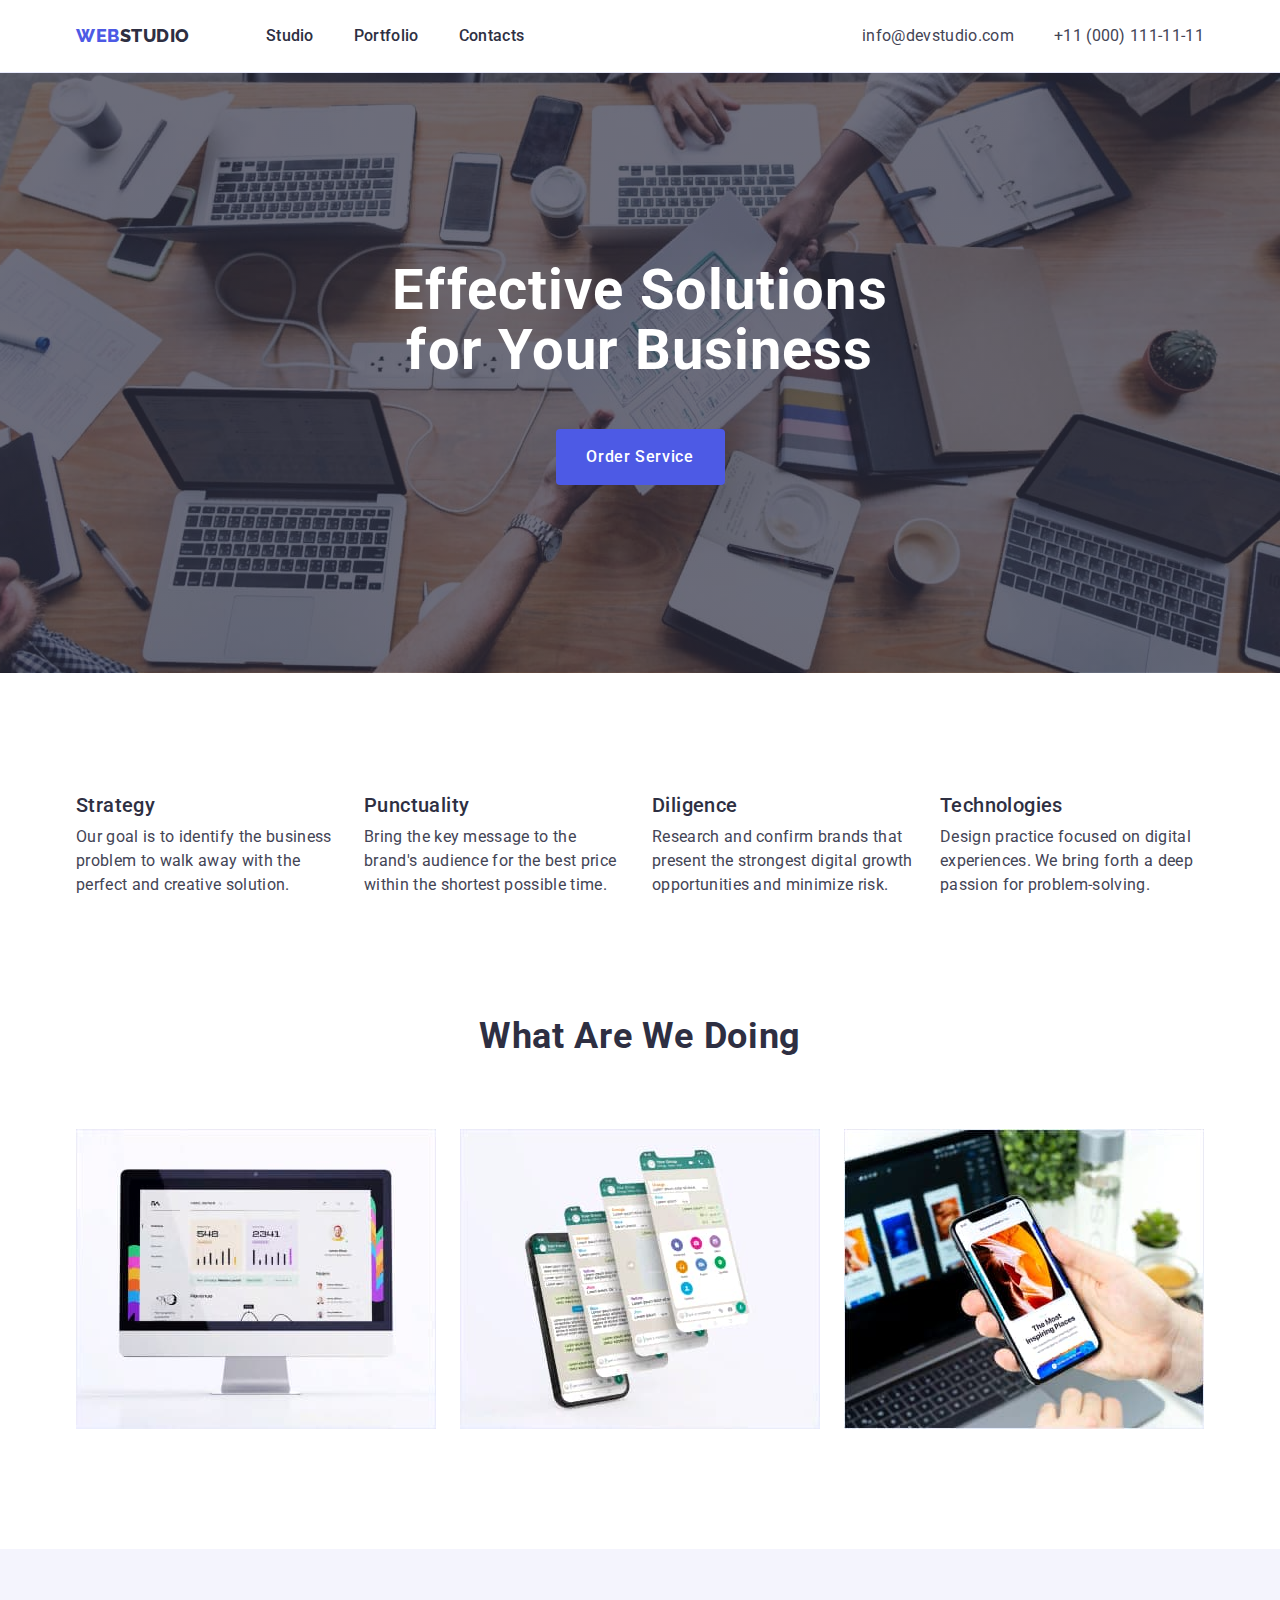
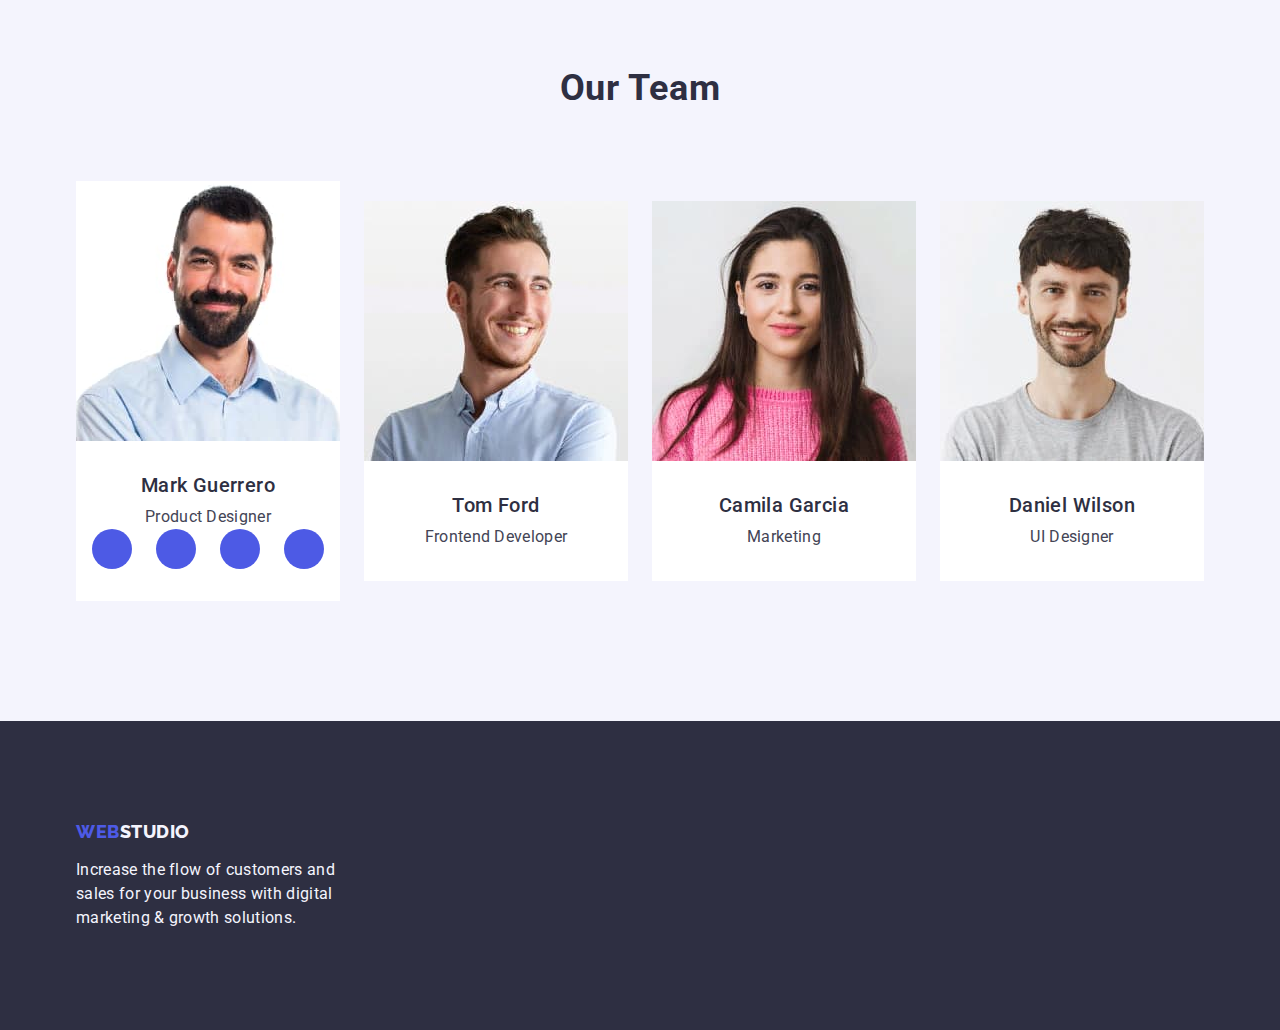
<file: index.html>
<!DOCTYPE html>
<html lang="en">
<head>
    <meta charset="UTF-8">
    <meta http-equiv="X-UA-Compatible" content="IE=edge">
    <meta name="viewport" content="width=device-width, initial-scale=1.0">
    <title>Businnes</title>
    <link rel="preconnect" href="https://fonts.googleapis.com">
    <link rel="preconnect" href="https://fonts.gstatic.com" crossorigin>
    <link href="https://fonts.googleapis.com/css2?family=Raleway:wght@800&family=Roboto:wght@400;500;700&display=swap" rel="stylesheet">
    <link rel="stylesheet" href="https://cdnjs.cloudflare.com/ajax/libs/modern-normalize/1.1.0/modern-normalize.min.css"
      integrity="sha512-wpPYUAdjBVSE4KJnH1VR1HeZfpl1ub8YT/NKx4PuQ5NmX2tKuGu6U/JRp5y+Y8XG2tV+wKQpNHVUX03MfMFn9Q=="
      crossorigin="anonymous" referrerpolicy="no-referrer" />
    <link rel="stylesheet" href="./css/styles.css"> 
</head>
<body class="body" id="body">
 <header class="header">
  <div class="container header-container">
    <nav class="header-nav">
        <a class="header-logo link" href="./index.html"> WEB<span class="header-studio">Studio</span>
        </a>
        <ul class="header-list list">
            <li class="header-item">
              <a class="header-link link" href="./index.html">Studio</a></li>
            <li class="header-item">
              <a class="header-link link" href="./portfolio.html">Portfolio</a></li>
            <li class="header-item">
              <a class="header-link link" href="">Contacts</a></li>
        </ul>
      </nav>
    <address class="header-address">
        <ul class="list header-list">
            <li class="header-item">
            <a class="link address" href="mailto:info@devstudio.com">info@devstudio.com</a>
            </li>
            <li class="header-item">
            <a class="address link" href="tel:+110001111111">+11 (000) 111-11-11</a>
            </li>
        </ul>
  </div>
    </address>
</header>
 <main class="header-main">
    <section class="header-sec">
      <div class="container">
      <h1 class="header-title">Effective Solutions for Your Business</h1> 
      <button class="header-btn" type="button" class="">Order Service</button> 
      </div>
    </section>
    <section class="section">
      <div class="container about-container">
        <h2 hidden class="hero">About us</h2>
          <ul class="list hero-list">    
              <li class="hero-flex">
                <h3 class="hero-item">Strategy</h3>
                <p class="hero-top-text">Our goal is to identify the business problem to walk away with the perfect and creative solution.</p>
              </li>
            <li class="hero-flex">
                <h3 class="hero-item">Punctuality</h3>
              <p class="hero-top-text">Bring the key message to the brand's audience for the best price within the shortest possible time.</p>
              </li>
             <li class="hero-flex">
               <h3 class="hero-item">Diligence</h3>
                <p class="hero-top-text">Research and confirm brands that present the strongest digital growth opportunities and minimize risk.</p>
              </li>
              <li class="hero-flex">
                <h3 class="hero-item">Technologies</h3>
                <p class="hero-top-text">Design practice focused on digital experiences. We bring forth a deep passion for problem-solving.</p>
              </li> 
          </ul>
        </div>
    </section>
    <section class="hero-sec">
      <div class="container">
          <h2 class="hero">What are we doing</h2>
          <ul class="hero-list list">
            <li>
              <img class="hero-img" src="./images/computer.jpg"
              alt="computer"
              width="360"
              height="300">
            </li>
              <li>
               <img class="hero-img" src="./images/phone.jpg"
             alt="phone"
             width="360"
              height="300">
            </li>
              <li>
                <img class="hero-img" src="./images/phone2.jpg"
                alt="phone2"
                width="360"
                height="300">
              </li>
          </ul>
        </div>  
    </section>
    <section class="people-sec section">
      <div class="container container-people">
        <h2 class="hero">Our Team</h2>
        <ul class="list hero-list">
          <li class="hero-flex">
           <img src="./images/Mark.jpg"
              alt="Mark"
              width="264">
            <div class="text-card">
              <h3 class="hero-item">Mark Guerrero</h3>
              <p class="hero-top-text">Product Designer</p>
              <ul class="hero-soc-list list">
                <li class="hero-soc-item"><a href="" class="hero-soc-link link"></a></li>
                <li class="hero-soc-item"><a href="" class="hero-soc-link link"></a></li>
                <li class="hero-soc-item"><a href="" class="hero-soc-link link"></a></li>
                <li class="hero-soc-item"><a href="" class="hero-soc-link link"></a></li>
              </ul>
            </div>
          </li>
          <li class="hero-flex">
            <img src="./images/Tom.jpg"
              alt="Tom"
              width="264">
            <div class="text-card">
             <h3 class="hero-item">Tom Ford</h3>
              <p class="hero-top-text">Frontend Developer</p>
            </div>
          </li>
          <li class="hero-flex">
            <img src="./images/Camila.jpg"
              alt="Camila"
              width="264">
            <div class="text-card">
              <h3 class="hero-item">Camila Garcia</h3>
              <p class="hero-top-text">Marketing</p>
            </div>
          </li>
          <li class="hero-flex">
            <img src="./images/Daniel.jpg"
              alt="Daniel"
              width="264">
            <div class="text-card"> 
              <h3 class="hero-item">Daniel Wilson</h3>
              <p class="hero-top-text">UI Designer</p>
            </div>
          </li>
        </ul>
      </div>
    </section>
  </main>
    
    <footer class="hero-logo-html">
      <div class="container">
        <div class="footer-container">
          <a class="link header-logo footer-logo" href="./index.html"> WEB<span class="studio">Studio</span></a>
          <p class="footer-text">Increase the flow of customers and sales for your business with digital marketing & growth solutions. </p>
        </div>
      </div>
    </footer>
  </body>
</html>
</file>
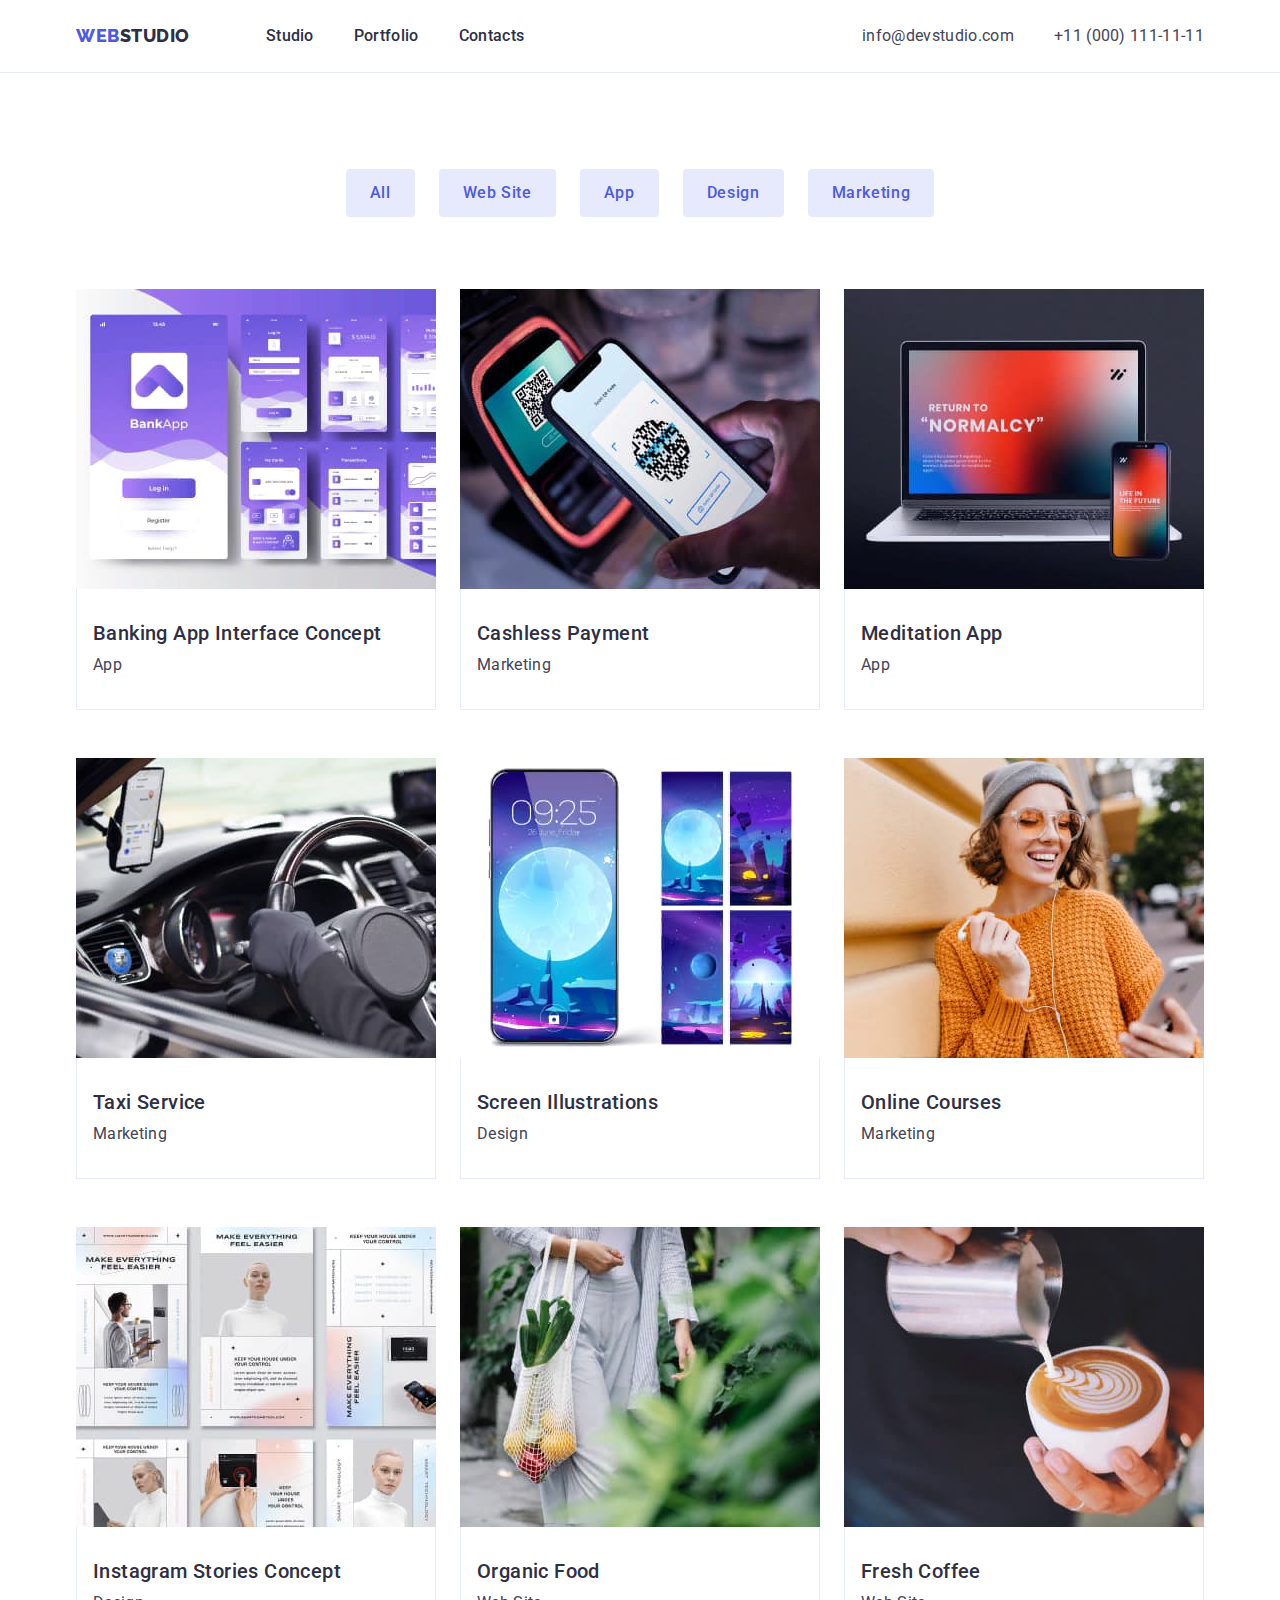
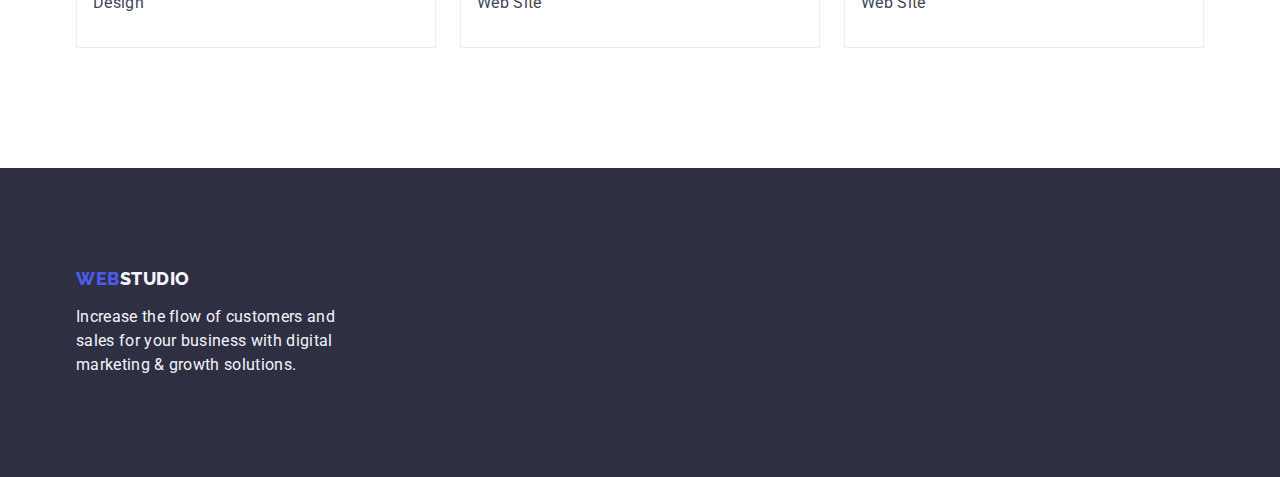
<file: portfolio.html>
<!DOCTYPE html>
<html lang="en">
<head>
    <meta charset="UTF-8">
    <meta http-equiv="X-UA-Compatible" content="IE=edge">
    <meta name="viewport" content="width=device-width, initial-scale=1.0">
    <title>Portfolio</title>
    <link rel="preconnect" href="https://fonts.googleapis.com">
    <link rel="preconnect" href="https://fonts.gstatic.com" crossorigin>
    <link href="https://fonts.googleapis.com/css2?family=Raleway:wght@800&family=Roboto:wght@400;500;700&display=swap"
        rel="stylesheet">
    <link rel="stylesheet" href="./css/styles.css">
</head>
<body class="body" id="body">
    <header class="header">
        <div class="container header-container">
            <nav class="header-nav">
                <a class="header-logo link" href="./index.html"> WEB<span class="header-studio">Studio</span>
                </a>
                <ul class="header-list list">
                    <li class="header-item">
                        <a class="header-link link" href="./index.html">Studio</a>
                    </li>
                    <li class="header-item">
                        <a class="header-link link" href="./portfolio.html">Portfolio</a>
                    </li>
                    <li class="header-item">
                        <a class="header-link link" href="">Contacts</a>
                    </li>
                </ul>
            </nav>
            <address class="header-address">
                    <ul class="list header-list">
                        <li class="header-item">
                            <a class="link address" href="mailto:info@devstudio.com">info@devstudio.com</a>
                        </li>
                        <li class="header-item">
                            <a class="address link" href="tel:+110001111111">+11 (000) 111-11-11</a>
                        </li>
                    </ul>
                </div>
            </address>
        </header>
    <main>
        <section class="all-page"> 
            <div class="container">
            <h1 class="sec-about" hidden>About us</h1>
            <ul class="about-btn list">
                <li><button class="text-btn" type="button">All</button></li>
                <li><button class="text-btn" type="button">Web Site</button></li>
                <li><button class="text-btn" type="button">App</button></li>
                <li><button class="text-btn" type="button">Design</button></li>
                <li><button class="text-btn" type="button">Marketing</button></li>
            </ul>
            <ul class="about-img list">
                <li class="flex-item">
                    <a class="image link" href="#">
                    <img
                     src="./images/bankapp.jpg"
                     alt="bankapp"
                     width="360"
                     />
                     <div class="portfolio-text-card">
                     <h2 class="service">Banking App Interface Concept</h2>
                     <p class="text-service">App</p>
                     </div>
                    </a>
                </li>
                <li class="flex-item">
                    <a class="image link" href="#">
                    <img
                     src="./images/cashless-payment.jpg"
                     alt="cashless payment"
                     width="360"
                     />
                    <div class="portfolio-text-card">
                     <h2 class="service">Cashless Payment</h2>
                     <p class="text-service">Marketing</p>
                    </div>
                    </a>
                </li>
                <li class="flex-item">
                    <a class="image link" href="#">
                    <img
                     src="./images/meditation.jpg"
                     alt="meditation"
                     width="360"
                     />
                    <div class="portfolio-text-card">
                    <h2 class="service">Meditation App</h2>
                    <p class="text-service">App</p>
                    </div>
                    </a>
                </li>
                <li class="flex-item">
                    <a class="image link" href="#">
                    <img
                     src="./images/taxi-service.jpg"
                     alt="taxi service"
                     width="360"
                     />
                    <div class="portfolio-text-card">
                    <h2 class="service">Taxi Service</h2>
                    <p class="text-service">Marketing</p>
                    </div>
                    </a>
                </li>
                <li class="flex-item"> 
                    <a class="image link" href="#">
                    <img
                     src="./images/screen.jpg"
                     alt="screen"
                     width="360"
                     />
                    <div class="portfolio-text-card">
                    <h2 class="service">Screen Illustrations</h2>
                    <p class="text-service">Design</p>
                    </div>
                    </a>
                </li>
                <li class="flex-item">
                    <a class="image link" href="#">
                    <img
                     src="./images/online-courses.jpg"
                     alt="online courses"
                     width="360"
                     />
                    <div class="portfolio-text-card">
                    <h2 class="service">Online Courses</h2>
                    <p class="text-service">Marketing</p>
                    </div>
                    </a>
                </li>
                <li class="flex-item">
                    <a class="image link" href="#">
                    <img
                     src="./images/instagram.jpg"
                     alt="instagram"
                     width="360"
                     />
                    <div class="portfolio-text-card">
                    <h2 class="service">Instagram Stories Concept</h2>
                    <p class="text-service">Design</p>
                    </div>
                    </a>
                </li>
                <li class="flex-item">
                    <a class="image link" href="#">
                    <img
                     src="./images/organic-food.jpg"
                     alt="organic food"
                     width="360"
                     />
                    <div class="portfolio-text-card">
                    <h2 class="service">Organic Food</h2>
                    <p class="text-service">Web Site</p>
                    </div>
                    </a>
                </li>
                <li class="flex-item">
                    <a class="image link" href="#">
                    <img
                     src="./images/fresh-coffee.jpg"
                     alt="fresh coffee"
                     width="360"
                     />
                    <div class="portfolio-text-card">
                    <h2 class="service">Fresh Coffee</h2>
                    <p class="text-service">Web Site</p>
                    </div>
                    </a>
                </li>
            </ul>
        </section>
    </main>
    </div>
<footer class="hero-logo">
    <div class="container">
        <div class="footer-container">
        <a class="header-logo link" href="./index.html">WEB<span class="studio">Studio</span></a>
        <p class="footer-text">Increase the flow of customers and sales for your business with digital marketing & growth solutions.</p>
        </div>
    </div>
</footer>
</body>
</html>
</file>
<file: css/styles.css>
:root {
    --praimary-text-color: #434455;
    --title-text-color: #2e2f42;
    --accent-color: #f4f4fd;
    --logo-text-color: #4d5ae5;
    --body-color: #fff;
    --footer-text-color: #e7e9fc;
    --color-grey: #2e2f42;
    --color-ocean: #404bbf;
    --color-green: #31d0aa;
}

body {
    font-family: "Roboto", sans-serif;
    color: var(--praimary-text-color);
    
}

* {
    margin: 0;
    padding: 0;
    list-style: none;
    box-sizing: border-box;
}

.section {
    padding-top: 120px;
    padding-bottom: 120px;
}

p h1 h2 h3 h4 h5 h6 {
    margin: 0;
}

ul {
    padding-left: 0;
    margin: 0;

}

img {
    display: block;
}

button {
    cursor: pointer;
}

.header {
    color: var(--body-color);
    border-bottom: 1px solid var(--footer-text-color);
    padding-top: 24px;
    padding-bottom: 24px;

}

.container {
    margin: 0 auto;
    width: 1158px;
    padding-left: 15px;
    padding-right: 15px;
}
.header-container {
    display: flex; 
    padding-right: 15px;
    padding-left: 15px;
    }


.header-nav {
    display: flex;
    align-items: center;
    margin: 0;
}

.header-logo {
    font-family: "Raleway", sans-serif;
    font-weight: 800;
    font-size: 18px;
    line-height: 1.17;
    text-transform: uppercase;
    color: var(--logo-text-color);
    letter-spacing: 0.03em;
}

.header-logo {
    margin-right: 76px;
}

.header-studio {
    font-weight: 800;
    font-size: 18px;
    line-height: 1.17;
    letter-spacing: 0.03em;
    text-transform: uppercase;
    color: var(--title-text-color);
}

.header-item {
    font-weight: 500;
    font-size: 16px;
    line-height: 1.5;
    letter-spacing: 0.02em;
    color: var(--title-text-color);
}


.header-link {
    font-weight: 500;
    font-size: 16px;
    line-height: 1.5;
    letter-spacing: 0.02em;
    color: var(--title-text-color);
}

.header-link:hover {
    color: var(--color-ocean);
}

.header-link:focus {
    color: var(--color-ocean);
}

.header-list {
    font-weight: 400;
    font-size: 16px;
    line-height: 1.5;
    letter-spacing: 0.02em;
    color: var(--praimary-text-color);
}

.header-list {
    display: flex;
    align-items: center;
    gap: 40px;
}





.link {
  
    text-decoration: none;
}


.address {
    font-weight: 400;
    font-size: 16px;
    line-height: 1.5;
    letter-spacing: 0.02em;
    color: var(--praimary-text-color);
}

.address:hover {
    color: var(--color-ocean);
}
.address:focus {
    color: var(--color-ocean);
}

.address {
    display: flex;
    font-style: normal;
}

.header-address {
    display: flex;
    align-items: center;
    margin-left: auto;
}

.address {
    gap: 40;
}



.header-sec {
    background: var(--color-grey);
    background-repeat: no-repeat;
    background-position: center;
    background-size: cover;
    background-image:
    linear-gradient(
    rgba(46, 47, 66, 0.7),
    rgba(46, 47, 66, 0.7)
     ),
     url(../images/people-office.jpg);
    padding-bottom: 600px;
    padding-top: 188px;
    padding-bottom: 188px;
    text-align: center;

}

.header-title {
    font-weight: 700;
    font-size: 56px;
    line-height: 1.07;
    letter-spacing: 0.02em;
    text-align: center;
    color: var(--body-color);
}

.header-title {
    margin-bottom: 48px;
    margin-left: auto;
    margin-right: auto;
    width: 496px;
    text-align: center;
}

.header-btn {
    width: 169px;
    height: 56px;
    font-family: inherit;
    font-weight: 500;
    font-size: 16px;
    line-height: 1.5; 
    color: var(--body-color);
    letter-spacing: 0.04em;
    cursor: pointer;
    background: var(--logo-text-color);
}

.header-btn:hover {
   background-color: var(--color-ocean);
}
.header-btn:focus {
   background-color: var(--color-ocean);
}

.header-btn {
    border-radius: 4px;
    border: none;
    display: block;
    margin: 0 auto;
}

.people-sec {
    background: var(--accent-color);
}

.about-container {
    height: 104px;
}

.hero-item {
    font-weight: 500;
    font-size: 20px;
    line-height: 1.2;
    letter-spacing: 0.02em;
    color: var(--color-grey);
}

.hero-item {
    margin-bottom: 8px;
    width: 264px;
}

.hero-list {
    align-items: center;
    display: flex;
    gap: 24px;
}

.hero-flex {
    flex-basis: calc((100% - 3 * 24px) / 4);
}

.text-card {
    text-align: center;
    padding: 32px 0px;
    border-radius: 4;
    background: var(--body-color);
    width: 264px;
    
}



.hero-top-text {
    font-weight: 400;
    font-size: 16px;
    line-height: 1.5;  
    letter-spacing: 0.02em;    
    color: var(--praimary-text-color);
}

.hero-top-text {
    width: 264px;
}

.hero-soc-list {
    display: flex;
    justify-content: center;
    gap: 24px;
}

.hero-soc-item {
    width: 40px;
    height: 40px;
}

.hero-soc-link {
    width: 100%;
    height: 100%;
    border-radius: 50%;
    background-color: #4d5ae5;
    display: block;
}

 


 


 










.hero-sec {
    padding-bottom: 120px;
}


.hero {
    font-weight: 700px;
    font-size: 36px;
    line-height: 1.11;
    text-align: center;
    letter-spacing: 0.02em;
    text-transform: capitalize;
    color: var(--color-grey);
    margin-bottom: 72px;
}

.hero-logo {
    background-color: var(--color-grey);
    padding-top: 100px;
    padding-bottom: 100px;
    margin-top: 120px;
}

.footer-container {
    width: 264px;
}

.hero-logo-html {
    background-color: var(--color-grey);
    padding-top: 100px;
    padding-bottom: 100px;

}

.footer-text {
    color: var(--accent-color);
    letter-spacing: 0.02em;
    margin-top: 16px;
    line-height: 24px;
}



.studio {
    font-weight: 800;
    font-size: 18px;
    line-height: 1.17;
    letter-spacing: 0.03em;
    text-transform: uppercase;
    color: var(--accent-color);
}











.all-page {
    padding-top: 96px;
}

.list {
    list-style: none;
}

.about-btn {
    display: flex;
    align-items: center;
    justify-content: center;
    gap: 24px;
    margin-bottom: 72px;
    flex-direction: row;
}

.text-btn {
    font-family: "Roboto", sans-serif;
    font-weight: 500;
    font-size: 16px;
    line-height: 1.5;
    letter-spacing: 0.04em;
    cursor: pointer;
}


.text-btn {
    padding: 12px 24px;
    border-color: transparent;
    border-radius: 4px;
    border: none;
    text-transform: none;
    background: var(--footer-text-color);
    color: var(--logo-text-color)
}

.text-btn:hover,
.text-btn:hover {
    background-color: var(--color-ocean);
    color: var(--body-color);

}

.text-btn:focus,
.text-btn:focus {
    background-color: var(--color-ocean);
    color: var(--body-color);

}

.about-img {
    display: flex;
    flex-wrap: wrap;
    column-gap: 24px;
    row-gap: 48px;
}

.flex-item {
    width: calc((100% - 48px )/3);
}

.service {
    font-weight: 500;
    font-size: 20px;
    line-height: 1.2;
    letter-spacing: 0.02em;
    color: var(--color-grey);
}

.portfolio-text-card {
    border-left: 1px solid var(--footer-text-color);
    border-right: 1px solid var(--footer-text-color);
    border-bottom: 1px solid var(--footer-text-color);
    padding: 32px 16px;
}

.text-service {
    font-size: 16px;
    line-height: 1.5;
    letter-spacing: 0.02em;
    margin-top: 8px;
    
    color: var(--praimary-text-color);

}
</file>
